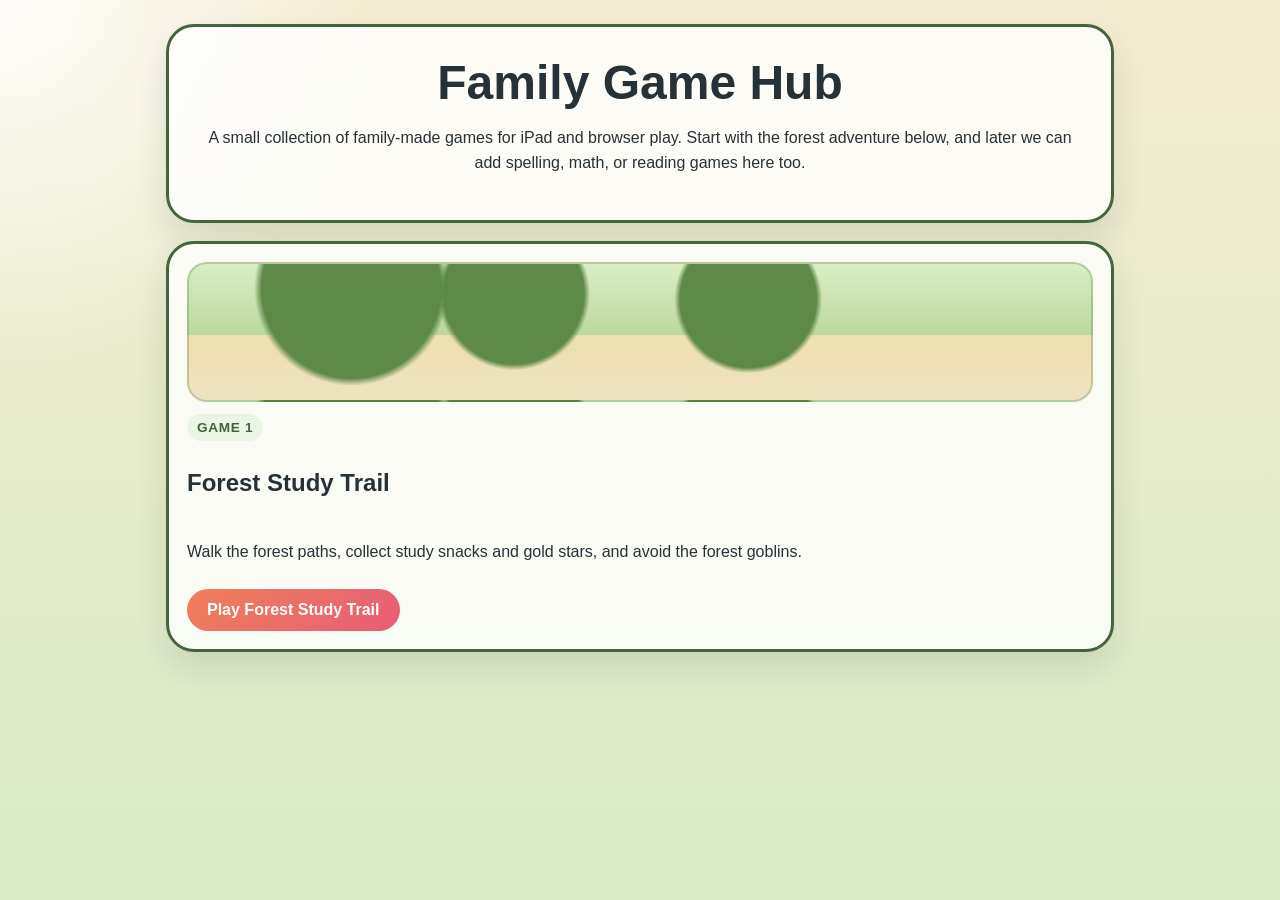
<file: index.html>
<!DOCTYPE html>
<html lang="en">
  <head>
    <meta charset="UTF-8" />
    <meta
      name="viewport"
      content="width=device-width, initial-scale=1, maximum-scale=1, user-scalable=no"
    />
    <title>Family Game Hub</title>
    <style>
      :root {
        --cream: #f7f2df;
        --leaf: #7da267;
        --forest: #45633f;
        --ink: #263238;
        --accent: #f07f5a;
        --card: rgba(255, 255, 255, 0.82);
      }

      * {
        box-sizing: border-box;
      }

      body {
        margin: 0;
        min-height: 100vh;
        font-family: "Trebuchet MS", "Avenir Next", sans-serif;
        color: var(--ink);
        background:
          radial-gradient(circle at top left, rgba(255, 255, 255, 0.9), transparent 24%),
          linear-gradient(180deg, #f4ecd0, #d9ebc7);
      }

      .shell {
        width: min(980px, 100%);
        margin: 0 auto;
        padding: 24px 16px 40px;
      }

      .hero,
      .game-card {
        background: var(--card);
        border: 3px solid var(--forest);
        border-radius: 28px;
        box-shadow: 0 16px 32px rgba(38, 50, 56, 0.12);
      }

      .hero {
        padding: 28px;
        text-align: center;
      }

      h1 {
        margin: 0 0 12px;
        font-size: clamp(2rem, 4vw, 3rem);
      }

      p {
        line-height: 1.55;
      }

      .games {
        margin-top: 18px;
        display: grid;
        gap: 16px;
      }

      .game-card {
        padding: 18px;
        display: grid;
        gap: 12px;
      }

      .thumb {
        min-height: 140px;
        border-radius: 20px;
        background:
          radial-gradient(circle at 18% 18%, #5d8a47 0 12%, transparent 13%),
          radial-gradient(circle at 36% 22%, #5d8a47 0 12%, transparent 13%),
          radial-gradient(circle at 62% 26%, #5d8a47 0 12%, transparent 13%),
          linear-gradient(180deg, #d8efc4, #bcd89c 52%, #eedeaf 52%, #efe3c0);
        border: 2px solid rgba(69, 99, 63, 0.25);
      }

      .meta {
        display: grid;
        gap: 8px;
      }

      .badge {
        display: inline-block;
        width: fit-content;
        padding: 6px 10px;
        border-radius: 999px;
        background: #ebf5e5;
        color: var(--forest);
        font-size: 0.85rem;
        font-weight: 700;
        text-transform: uppercase;
        letter-spacing: 0.05em;
      }

      a.button {
        display: inline-block;
        width: fit-content;
        padding: 12px 20px;
        border-radius: 999px;
        background: linear-gradient(135deg, var(--accent), #e85d75);
        color: white;
        text-decoration: none;
        font-weight: 700;
      }

      @media (max-width: 640px) {
        .hero {
          padding: 22px 18px;
        }
      }
    </style>
  </head>
  <body>
    <main class="shell">
      <section class="hero">
        <h1>Family Game Hub</h1>
        <p>
          A small collection of family-made games for iPad and browser play.
          Start with the forest adventure below, and later we can add spelling,
          math, or reading games here too.
        </p>
      </section>

      <section class="games">
        <article class="game-card">
          <div class="thumb" aria-hidden="true"></div>
          <div class="meta">
            <span class="badge">Game 1</span>
            <h2>Forest Study Trail</h2>
            <p>
              Walk the forest paths, collect study snacks and gold stars, and
              avoid the forest goblins.
            </p>
            <a class="button" href="./Forest_Game/">Play Forest Study Trail</a>
          </div>
        </article>
      </section>
    </main>
  </body>
</html>
</file>
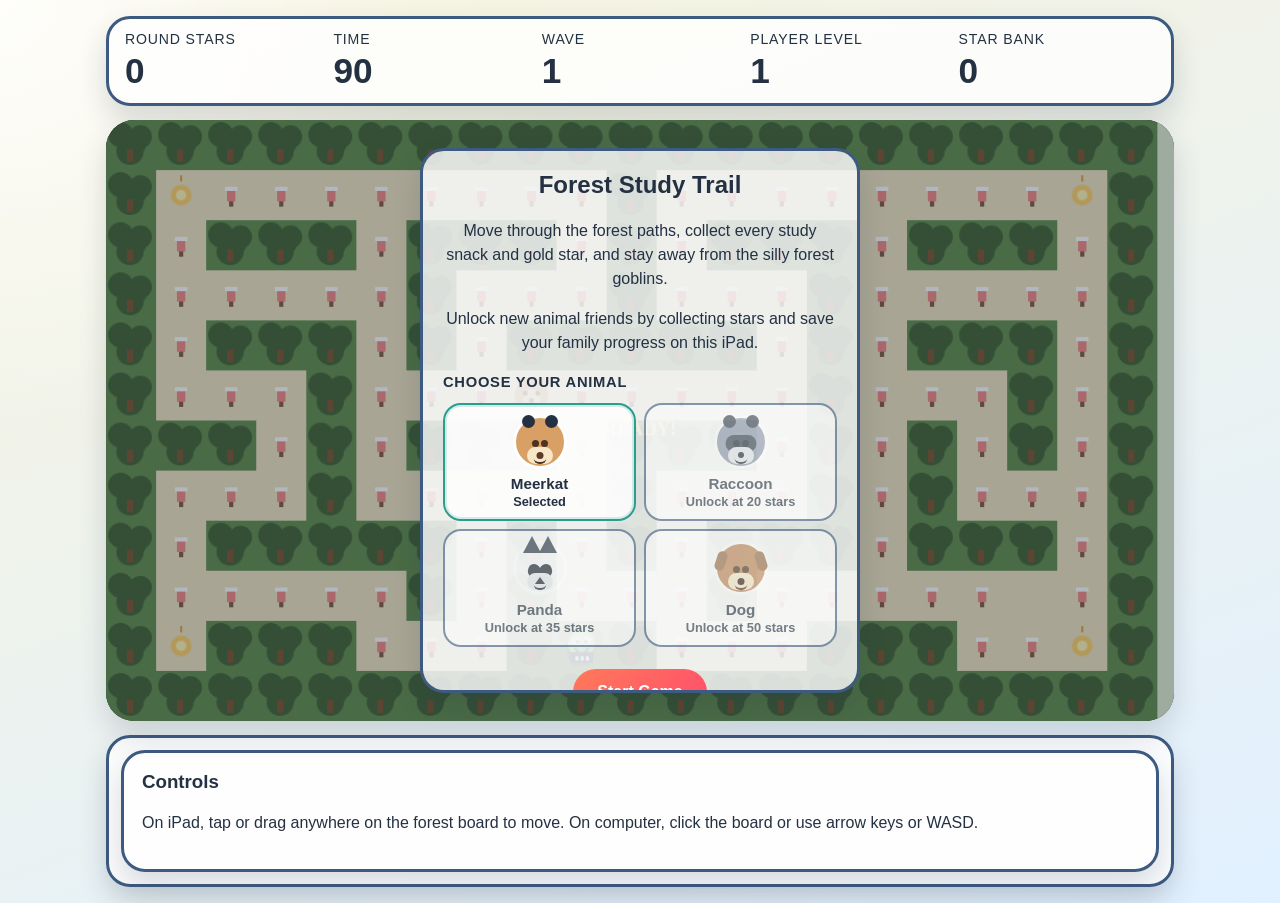
<file: Forest_Game/index.html>
<!DOCTYPE html>
<html lang="en">
  <head>
    <meta charset="UTF-8" />
    <meta
      name="viewport"
      content="width=device-width, initial-scale=1, maximum-scale=1, user-scalable=no"
    />
    <title>Forest Study Trail</title>
    <link rel="stylesheet" href="./style.css" />
  </head>
  <body>
    <main class="app-shell">
      <section class="hud">
        <div>
          <p class="label">Round Stars</p>
          <p class="value" id="starsValue">0</p>
        </div>
        <div>
          <p class="label">Time</p>
          <p class="value" id="timeValue">60</p>
        </div>
        <div>
          <p class="label">Wave</p>
          <p class="value" id="levelValue">1</p>
        </div>
        <div>
          <p class="label">Player Level</p>
          <p class="value" id="playerLevelValue">1</p>
        </div>
        <div>
          <p class="label">Star Bank</p>
          <p class="value" id="bankValue">0</p>
        </div>
      </section>

      <section class="board-wrap">
        <canvas id="gameCanvas" width="1024" height="576"></canvas>

        <div class="overlay" id="startOverlay">
          <div class="card">
            <h1>Forest Study Trail</h1>
            <p>
              Move through the forest paths, collect every study snack and gold star, and stay away
              from the silly forest goblins.
            </p>
            <p>
              Unlock new animal friends by collecting stars and save your family progress
              on this iPad.
            </p>
            <div class="selector-panel">
              <p class="selector-title">Choose Your Animal</p>
              <div class="hero-grid" id="heroGrid"></div>
            </div>
            <button id="startButton">Start Game</button>
          </div>
        </div>

        <div class="overlay hidden" id="endOverlay">
          <div class="card">
            <h2>Round Complete</h2>
            <p id="summaryText">You collected 0 stars.</p>
            <div class="reward-grid">
              <div class="reward-panel">
                <span class="reward-label">Round stars earned</span>
                <strong class="reward-value" id="roundEarnedValue">0</strong>
              </div>
              <div class="reward-panel">
                <label for="bonusStars">Extra study bonus</label>
                <input id="bonusStars" type="number" min="0" max="20" value="0" />
              </div>
              <div class="reward-panel">
                <span class="reward-label">New star bank total</span>
                <strong class="reward-value" id="nextBankValue">0</strong>
              </div>
            </div>
            <button id="restartButton">Play Again</button>
          </div>
        </div>
      </section>

      <section class="controls">
        <div class="control-card">
          <h3>Controls</h3>
          <p>On iPad, tap or drag anywhere on the forest board to move. On computer, click the board or use arrow keys or WASD.</p>
        </div>
      </section>
    </main>

    <script src="./game.js?v=4"></script>
  </body>
</html>
</file>
<file: Forest_Game/style.css>
:root {
  --bg-top: #f8f4de;
  --bg-bottom: #e1f0ff;
  --panel: rgba(255, 255, 255, 0.82);
  --panel-border: #3d5a80;
  --text-main: #233142;
  --accent: #ff7a59;
  --accent-soft: #ffd166;
  --good: #2a9d8f;
  --danger: #d1495b;
  --shadow: 0 14px 28px rgba(35, 49, 66, 0.16);
}

* {
  box-sizing: border-box;
  -webkit-tap-highlight-color: transparent;
}

body {
  margin: 0;
  min-height: 100vh;
  font-family: "Trebuchet MS", "Avenir Next", sans-serif;
  color: var(--text-main);
  background:
    radial-gradient(circle at top left, rgba(255, 255, 255, 0.9), transparent 28%),
    linear-gradient(160deg, var(--bg-top), var(--bg-bottom));
}

button,
input {
  font: inherit;
}

.app-shell {
  width: min(1100px, 100%);
  margin: 0 auto;
  padding: 16px;
  display: grid;
  gap: 14px;
}

.hud,
.controls,
.card,
.control-card {
  background: var(--panel);
  border: 3px solid var(--panel-border);
  border-radius: 24px;
  box-shadow: var(--shadow);
}

.hud {
  display: grid;
  grid-template-columns: repeat(5, 1fr);
  gap: 12px;
  padding: 12px 16px;
}

.label {
  margin: 0;
  font-size: 0.88rem;
  text-transform: uppercase;
  letter-spacing: 0.06em;
}

.value {
  margin: 4px 0 0;
  font-size: clamp(1.4rem, 3vw, 2.2rem);
  font-weight: 700;
}

.board-wrap {
  position: relative;
  border-radius: 28px;
  overflow: hidden;
  box-shadow: var(--shadow);
}

#gameCanvas {
  display: block;
  width: 100%;
  height: auto;
  background: #02030a;
}

.overlay {
  position: absolute;
  inset: 0;
  display: grid;
  place-items: center;
  padding: 16px;
  background: rgba(35, 49, 66, 0.35);
}

.overlay.hidden {
  display: none;
}

.card {
  width: min(440px, 100%);
  max-height: calc(100% - 24px);
  padding: 20px;
  text-align: center;
  overflow: auto;
}

.card h1,
.card h2,
.control-card h3 {
  margin-top: 0;
}

.card p,
.control-card p {
  line-height: 1.5;
}

.selector-panel {
  margin: 14px 0 16px;
  text-align: left;
}

.selector-title {
  margin: 0 0 10px;
  font-size: 0.92rem;
  font-weight: 700;
  text-transform: uppercase;
  letter-spacing: 0.05em;
}

.hero-grid {
  display: grid;
  grid-template-columns: repeat(2, 1fr);
  gap: 8px;
}

.hero-card {
  padding: 10px 8px;
  border: 2px solid var(--panel-border);
  border-radius: 18px;
  background: rgba(255, 255, 255, 0.7);
  text-align: center;
  cursor: pointer;
  color: var(--text-main);
}

.hero-card.selected {
  border-color: var(--good);
  box-shadow: inset 0 0 0 2px rgba(42, 157, 143, 0.18);
}

.hero-card.locked {
  opacity: 0.6;
}

.hero-avatar {
  position: relative;
  width: 54px;
  height: 54px;
  margin: 0 auto 6px;
  border-radius: 50%;
  border: 3px solid white;
  display: block;
  overflow: visible;
}

.hero-name,
.hero-cost {
  display: block;
}

.hero-name {
  font-weight: 700;
  font-size: 0.95rem;
}

.hero-cost {
  margin-top: 2px;
  font-size: 0.8rem;
}

.hero-eye,
.hero-blush,
.hero-mouth,
.avatar-ear,
.avatar-snout,
.avatar-mask,
.avatar-patch,
.avatar-eye,
.avatar-nose,
.avatar-whiskers {
  position: absolute;
}

.hero-eye {
  top: 16px;
  width: 6px;
  height: 9px;
  border-radius: 50%;
}

.hero-eye.left {
  left: 15px;
}

.hero-eye.right {
  right: 15px;
}

.hero-blush {
  top: 28px;
  width: 8px;
  height: 5px;
  border-radius: 999px;
  opacity: 0.65;
}

.hero-blush.left {
  left: 10px;
}

.hero-blush.right {
  right: 10px;
}

.hero-mouth {
  left: 50%;
  top: 27px;
  width: 12px;
  height: 7px;
  transform: translateX(-50%);
}

.hero-mouth.smile,
.hero-mouth.happy {
  border-bottom: 3px solid currentColor;
  border-radius: 0 0 12px 12px;
}

.hero-mouth.cool {
  border-bottom: 3px solid currentColor;
}

.avatar-ear.round {
  top: -3px;
  width: 13px;
  height: 13px;
  border-radius: 50%;
  background: currentColor;
}

.avatar-ear.round.left {
  left: 6px;
}

.avatar-ear.round.right {
  right: 6px;
}

.avatar-ear.round.dark {
  color: #374151;
}

.avatar-ear.triangle {
  top: -8px;
  width: 0;
  height: 0;
  border-left: 9px solid transparent;
  border-right: 9px solid transparent;
  border-bottom: 17px solid currentColor;
  color: inherit;
}

.avatar-ear.triangle.left {
  left: 7px;
}

.avatar-ear.triangle.right {
  right: 7px;
}

.avatar-ear.floppy {
  top: 7px;
  width: 10px;
  height: 20px;
  border-radius: 999px;
  background: #9a6b47;
}

.avatar-ear.floppy.left {
  left: -1px;
  transform: rotate(18deg);
}

.avatar-ear.floppy.right {
  right: -1px;
  transform: rotate(-18deg);
}

.avatar-snout {
  left: 50%;
  transform: translateX(-50%);
  top: 29px;
  width: 26px;
  height: 17px;
  border-radius: 999px;
}

.avatar-snout.light {
  background: #f7e7c6;
}

.avatar-snout.pale {
  background: #e5e7eb;
}

.avatar-snout.peach {
  background: #ffe0b2;
}

.avatar-mask {
  left: 50%;
  top: 17px;
  width: 31px;
  height: 17px;
  transform: translateX(-50%);
  border-radius: 999px;
  background: #374151;
}

.avatar-eye {
  top: 22px;
  width: 7px;
  height: 7px;
  border-radius: 50%;
}

.avatar-eye.left {
  left: 16px;
}

.avatar-eye.right {
  right: 16px;
}

.avatar-nose.round {
  left: 50%;
  top: 34px;
  width: 7px;
  height: 7px;
  transform: translateX(-50%);
  border-radius: 50%;
}

.avatar-nose.round.small {
  width: 6px;
  height: 6px;
}

.avatar-nose.triangle {
  left: 50%;
  top: 33px;
  width: 0;
  height: 0;
  transform: translateX(-50%);
  border-left: 4px solid transparent;
  border-right: 4px solid transparent;
  border-bottom: 6px solid transparent;
}

.avatar-nose.triangle.small {
  border-left-width: 5px;
  border-right-width: 5px;
  border-bottom-width: 7px;
}

.avatar-mouth.smile {
  position: absolute;
  left: 50%;
  top: 40px;
  width: 13px;
  height: 6px;
  transform: translateX(-50%);
  border-bottom: 2px solid currentColor;
  border-radius: 0 0 12px 12px;
}

.avatar-patch {
  top: 20px;
  width: 13px;
  height: 15px;
  border-radius: 50%;
  background: #111827;
}

.avatar-patch.left {
  left: 12px;
  transform: rotate(-18deg);
}

.avatar-patch.right {
  right: 12px;
  transform: rotate(18deg);
}

button {
  border: 0;
  border-radius: 999px;
  padding: 14px 24px;
  font-weight: 700;
  color: white;
  background: linear-gradient(135deg, var(--accent), #ff4d6d);
}

#startButton,
#restartButton {
  margin-top: 6px;
}

.hero-card,
.hero-card:disabled {
  background: rgba(255, 255, 255, 0.82);
  color: var(--text-main);
}

.hero-card:disabled {
  cursor: not-allowed;
}

.reward-panel {
  display: grid;
  gap: 8px;
  text-align: left;
}

.reward-grid {
  display: grid;
  gap: 14px;
  margin: 18px 0;
}

.reward-label {
  font-size: 0.9rem;
}

.reward-value {
  font-size: 1.5rem;
}

input[type="number"] {
  width: 100%;
  padding: 12px 14px;
  border: 2px solid var(--panel-border);
  border-radius: 16px;
}

.controls {
  display: grid;
  grid-template-columns: 1fr;
  gap: 12px;
  padding: 12px;
  align-items: center;
}

.control-card {
  padding: 18px;
}

@media (max-width: 860px) {
  .hud {
    grid-template-columns: repeat(3, 1fr);
  }

  .controls {
    grid-template-columns: 1fr;
  }
}

@media (max-width: 640px) {
  .hud {
    grid-template-columns: repeat(2, 1fr);
  }
}

@media (max-width: 640px) {
  .app-shell {
    padding: 10px;
  }

  .hud {
    gap: 8px;
    padding: 10px 12px;
  }

  .label {
    font-size: 0.72rem;
  }

  .hero-grid {
    grid-template-columns: 1fr;
  }

  .card {
    width: min(400px, 100%);
    padding: 16px;
  }
}
</file>
